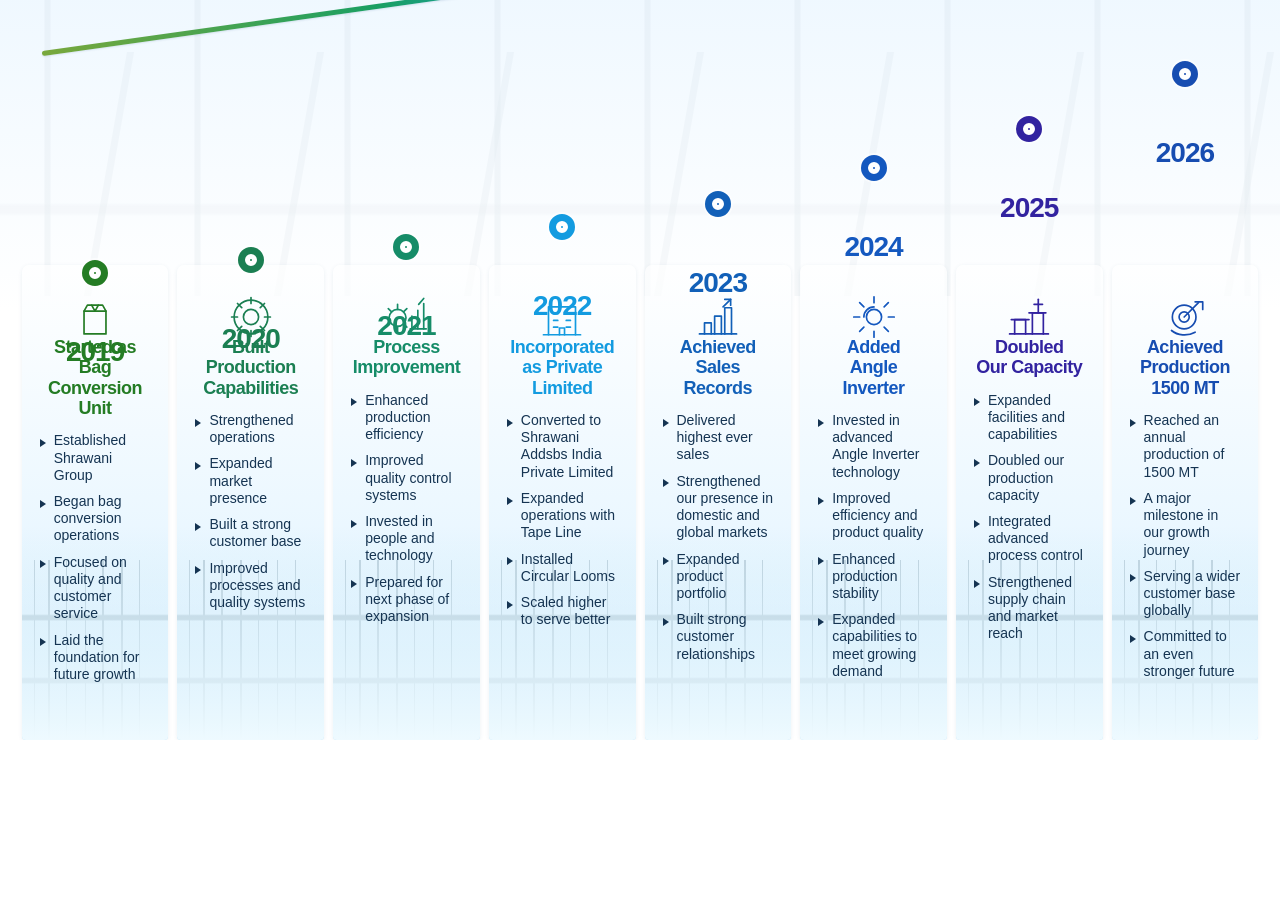
<file: q.html>
<!DOCTYPE html>
<html lang="en">
<head>
<meta charset="UTF-8">
<meta name="viewport" content="width=device-width, initial-scale=1.0">
<title>Shrawani Addsbs India Pvt. Ltd. | Our Journey</title>

<style>
*{box-sizing:border-box}
html,body{margin:0;padding:0}
body{
  font-family:Arial,Helvetica,sans-serif;
  background:#fff;
  color:#102d54;
}
.journey{
  position:relative;
  width:100%;
  min-height:740px;
  overflow:hidden;
  padding:0 1.7vw 0;
  background:
    linear-gradient(180deg,rgba(239,248,255,.98) 0%,rgba(255,255,255,.96) 42%,#fff 100%);
}

/* CSS-only industrial background */
.factory-bg{
  position:absolute;
  inset:0;
  opacity:.10;
  pointer-events:none;
  overflow:hidden;
}
.factory-bg:before{
  content:"";
  position:absolute;
  left:-2%;
  top:-5%;
  width:104%;
  height:45%;
  background:
    repeating-linear-gradient(90deg,
      transparent 0 70px,
      rgba(50,91,125,.38) 71px 76px,
      transparent 77px 150px),
    linear-gradient(180deg,transparent 0 72%,rgba(70,100,120,.25) 73% 75%,transparent 76%);
}
.factory-bg:after{
  content:"";
  position:absolute;
  left:0;right:0;top:7%;
  height:33%;
  background:
    repeating-linear-gradient(90deg,
      transparent 0 105px,
      rgba(54,88,112,.32) 106px 112px,
      transparent 113px 190px);
  transform:skewX(-10deg);
}

.timeline{
  position:relative;
  z-index:2;
  width:100%;
  max-width:1740px;
  margin:auto;
  padding-top:10px;
}

/* Continuous rising journey line */
.journey-line{
  position:absolute;
  z-index:1;
  left:1.6%;
  right:0.8%;
  top:51px;
  height:5px;
  background:linear-gradient(90deg,#79a83c 0%,#1a9f63 28%,#159be8 52%,#243ca7 78%,#1552bd 100%);
  border-radius:100px;
  transform:rotate(-8deg);
  transform-origin:left center;
  box-shadow:0 1px 2px rgba(0,60,120,.12);
}
.journey-line:after{
  content:"";
  position:absolute;
  right:-2px;
  top:-11px;
  border-left:30px solid #1851b8;
  border-top:13px solid transparent;
  border-bottom:13px solid transparent;
}

.years{
  position:relative;
  display:grid;
  grid-template-columns:repeat(8,1fr);
  gap:9px;
  align-items:end;
}

/* Each column */
.milestone{
  position:relative;
  height:730px;
  display:flex;
  flex-direction:column;
  justify-content:flex-end;
  padding-bottom:0;
}

/* Rising connector point */
.point{
  position:absolute;
  z-index:5;
  top:calc(38px - var(--rise));
  left:50%;
  width:26px;
  height:26px;
  transform:translate(-50%,-50%);
  border:7px solid var(--accent);
  border-radius:50%;
  background:#fff;
  box-shadow:0 0 0 2px rgba(255,255,255,.5);
}
.point:after{
  content:"";
  position:absolute;
  inset:5px;
  background:var(--accent);
  border-radius:50%;
}

.year{
  position:absolute;
  z-index:6;
  top:calc(76px - var(--rise));
  left:50%;
  transform:translateX(-50%);
  color:var(--accent);
  font-size:28px;
  line-height:1;
  font-weight:800;
  letter-spacing:-1px;
}

/* Card */
.card{
  position:relative;
  z-index:3;
  height:475px;
  margin-top:auto;
  border-radius:7px 7px 4px 4px;
  padding:72px 18px 22px;
  overflow:hidden;
  background:
    linear-gradient(180deg,
      rgba(255,255,255,.68),
      rgba(229,245,255,.78) 55%,
      rgba(177,221,247,.92));
  box-shadow:0 1px 4px rgba(30,80,120,.08);
}

/* Subtle bottom "factory/photo" made from CSS */
.card:before{
  content:"";
  position:absolute;
  left:0;right:0;bottom:0;
  height:38%;
  opacity:.22;
  background:
    linear-gradient(90deg,transparent 0 8%,#244d66 8% 9%,transparent 9% 18%,#244d66 18% 19%,transparent 19% 30%,#244d66 30% 31%,transparent 31% 43%,#244d66 43% 44%,transparent 44% 55%,#244d66 55% 56%,transparent 56% 68%,#244d66 68% 69%,transparent 69% 80%,#244d66 80% 81%,transparent 81%),
    linear-gradient(180deg,transparent 0 30%,#244d66 31% 33%,transparent 34% 65%,#244d66 66% 68%,transparent 69%);
}
.card:after{
  content:"";
  position:absolute;
  left:0;right:0;bottom:0;
  height:44%;
  background:linear-gradient(180deg,transparent,#eefaff);
  pointer-events:none;
}

.icon{
  position:absolute;
  top:25px;
  left:50%;
  transform:translateX(-50%);
  width:54px;
  height:54px;
  color:var(--accent);
}
.icon svg{
  width:100%;
  height:100%;
  fill:none;
  stroke:currentColor;
  stroke-width:2;
  stroke-linecap:round;
  stroke-linejoin:round;
}

.card h2{
  position:relative;
  z-index:2;
  margin:0 0 14px;
  text-align:center;
  color:var(--accent);
  font-size:18px;
  line-height:1.13;
  font-weight:800;
  letter-spacing:-.5px;
}
.card ul{
  position:relative;
  z-index:2;
  list-style:none;
  padding:0;
  margin:0;
}
.card li{
  position:relative;
  margin:0 0 9px;
  padding-left:14px;
  color:#153452;
  font-size:14px;
  line-height:1.23;
}
.card li:before{
  content:"";
  position:absolute;
  left:0;
  top:.48em;
  width:0;
  height:0;
  border-left:6px solid #153452;
  border-top:4px solid transparent;
  border-bottom:4px solid transparent;
}

/* Accents matching the artwork's progression */
.m2019{--accent:#247c24;--rise:0px}
.m2020{--accent:#1b7f52;--rise:0px}
.m2021{--accent:#168c68;--rise:0px}
.m2022{--accent:#139be0;--rise:0px}
.m2023{--accent:#1260b8;--rise:0px}
.m2024{--accent:#1458bf;--rise:0px}
.m2025{--accent:#3223a0;--rise:0px}
.m2026{--accent:#174db1;--rise:0px}

/* Position the points/year independently to reproduce the rising line */
.m2019 .point,.m2019 .year{top:263px}
.m2020 .point,.m2020 .year{top:250px}
.m2021 .point,.m2021 .year{top:237px}
.m2022 .point,.m2022 .year{top:217px}
.m2023 .point,.m2023 .year{top:194px}
.m2024 .point,.m2024 .year{top:158px}
.m2025 .point,.m2025 .year{top:119px}
.m2026 .point,.m2026 .year{top:64px}

.m2019 .year,.m2020 .year,.m2021 .year,.m2022 .year,.m2023 .year,.m2024 .year,.m2025 .year,.m2026 .year{
  margin-top:35px;
}

/* Keep year immediately below each point */
.milestone .year{transform:translate(-50%,30px)}

/* Responsive */
@media(max-width:1200px){
  .journey{overflow-x:auto;padding:0 15px}
  .timeline{min-width:1200px}
}
@media(max-width:700px){
  .journey{padding:20px 10px}
  .timeline{min-width:1120px}
}
</style>
</head>

<body>

<section class="journey" aria-label="Shrawani Addsbs India Private Limited journey from 2019 to 2026">

  <div class="factory-bg"></div>

  <div class="timeline">
    <div class="journey-line"></div>

    <div class="years">

      <!-- 2019 -->
      <article class="milestone m2019">
        <div class="point"></div>
        <div class="year">2019</div>

        <div class="card">
          <div class="icon">
            <svg viewBox="0 0 64 64">
              <path d="M23 18h18l4 7v27H19V25l4-7Z"/>
              <path d="M19 25h26"/>
              <path d="M28 18l4 7 4-7"/>
            </svg>
          </div>
          <h2>Started as<br>Bag Conversion Unit</h2>
          <ul>
            <li>Established Shrawani Group</li>
            <li>Began bag conversion operations</li>
            <li>Focused on quality and customer service</li>
            <li>Laid the foundation for future growth</li>
          </ul>
        </div>
      </article>

      <!-- 2020 -->
      <article class="milestone m2020">
        <div class="point"></div>
        <div class="year">2020</div>

        <div class="card">
          <div class="icon">
            <svg viewBox="0 0 64 64">
              <circle cx="32" cy="32" r="9"/>
              <path d="M32 9v7M32 48v7M9 32h7M48 32h7"/>
              <path d="m16 16 5 5m22 22 5 5M48 16l-5 5M21 43l-5 5"/>
              <circle cx="32" cy="32" r="20"/>
            </svg>
          </div>
          <h2>Built<br>Production Capabilities</h2>
          <ul>
            <li>Strengthened operations</li>
            <li>Expanded market presence</li>
            <li>Built a strong customer base</li>
            <li>Improved processes and quality systems</li>
          </ul>
        </div>
      </article>

      <!-- 2021 -->
      <article class="milestone m2021">
        <div class="point"></div>
        <div class="year">2021</div>

        <div class="card">
          <div class="icon">
            <svg viewBox="0 0 64 64">
              <circle cx="22" cy="33" r="10"/>
              <path d="M22 17v6M22 43v6M6 33h6M38 33h6"/>
              <path d="m11 22 4 4m14 14 4 4M33 22l-4 4"/>
              <path d="M39 46V31M46 46V24M53 46V16"/>
              <path d="M37 46h19"/>
              <path d="m47 17 6-7"/>
            </svg>
          </div>
          <h2>Process<br>Improvement</h2>
          <ul>
            <li>Enhanced production efficiency</li>
            <li>Improved quality control systems</li>
            <li>Invested in people and technology</li>
            <li>Prepared for next phase of expansion</li>
          </ul>
        </div>
      </article>

      <!-- 2022 -->
      <article class="milestone m2022">
        <div class="point"></div>
        <div class="year">2022</div>

        <div class="card">
          <div class="icon">
            <svg viewBox="0 0 64 64">
              <path d="M16 53V20h32v33"/>
              <path d="M22 28h5M37 28h5M22 36h5M37 36h5M22 44h5M37 44h5"/>
              <path d="M10 53h44"/>
              <path d="M29 53V45h6v8"/>
            </svg>
          </div>
          <h2>Incorporated<br>as Private Limited</h2>
          <ul>
            <li>Converted to Shrawani Addsbs India Private Limited</li>
            <li>Expanded operations with Tape Line</li>
            <li>Installed Circular Looms</li>
            <li>Scaled higher to serve better</li>
          </ul>
        </div>
      </article>

      <!-- 2023 -->
      <article class="milestone m2023">
        <div class="point"></div>
        <div class="year">2023</div>

        <div class="card">
          <div class="icon">
            <svg viewBox="0 0 64 64">
              <path d="M10 52h44"/>
              <path d="M16 52V39h8v13M28 52V31h8v21M40 52V21h8v31"/>
              <path d="m38 20 9-9"/>
              <path d="M40 11h7v7"/>
            </svg>
          </div>
          <h2>Achieved<br>Sales Records</h2>
          <ul>
            <li>Delivered highest ever sales</li>
            <li>Strengthened our presence in domestic and global markets</li>
            <li>Expanded product portfolio</li>
            <li>Built strong customer relationships</li>
          </ul>
        </div>
      </article>

      <!-- 2024 -->
      <article class="milestone m2024">
        <div class="point"></div>
        <div class="year">2024</div>

        <div class="card">
          <div class="icon">
            <svg viewBox="0 0 64 64">
              <circle cx="32" cy="32" r="9"/>
              <path d="M32 8v7M32 49v7M8 32h7M49 32h7"/>
              <path d="m15 15 5 5m24 24 5 5M49 15l-5 5M20 44l-5 5"/>
              <path d="M20 32a12 12 0 0 1 12-12"/>
            </svg>
          </div>
          <h2>Added<br>Angle Inverter</h2>
          <ul>
            <li>Invested in advanced Angle Inverter technology</li>
            <li>Improved efficiency and product quality</li>
            <li>Enhanced production stability</li>
            <li>Expanded capabilities to meet growing demand</li>
          </ul>
        </div>
      </article>

      <!-- 2025 -->
      <article class="milestone m2025">
        <div class="point"></div>
        <div class="year">2025</div>

        <div class="card">
          <div class="icon">
            <svg viewBox="0 0 64 64">
              <path d="M9 52h46"/>
              <path d="M15 52V35h13v17M36 52V27h13v25"/>
              <path d="M11 35h21M32 27h20"/>
              <path d="M43 27V17"/>
              <path d="M38 17h10"/>
              <path d="M43 11v6"/>
            </svg>
          </div>
          <h2>Doubled<br>Our Capacity</h2>
          <ul>
            <li>Expanded facilities and capabilities</li>
            <li>Doubled our production capacity</li>
            <li>Integrated advanced process control</li>
            <li>Strengthened supply chain and market reach</li>
          </ul>
        </div>
      </article>

      <!-- 2026 -->
      <article class="milestone m2026">
        <div class="point"></div>
        <div class="year">2026</div>

        <div class="card">
          <div class="icon">
            <svg viewBox="0 0 64 64">
              <circle cx="31" cy="32" r="14"/>
              <circle cx="31" cy="32" r="6"/>
              <path d="M31 32l17-17"/>
              <path d="M44 14h9v9"/>
              <path d="M16 48c7 6 19 7 28 2"/>
            </svg>
          </div>
          <h2>Achieved<br>Production 1500 MT</h2>
          <ul>
            <li>Reached an annual production of 1500 MT</li>
            <li>A major milestone in our growth journey</li>
            <li>Serving a wider customer base globally</li>
            <li>Committed to an even stronger future</li>
          </ul>
        </div>
      </article>

    </div>
  </div>
</section>

<script>
/* Small entrance animation; all content remains HTML/CSS. */
document.addEventListener("DOMContentLoaded", () => {
  const items = document.querySelectorAll(".milestone");

  const observer = new IntersectionObserver((entries) => {
    entries.forEach(entry => {
      if (entry.isIntersecting) {
        entry.target.classList.add("is-visible");
        observer.unobserve(entry.target);
      }
    });
  }, {threshold:.08});

  items.forEach((item, index) => {
    item.style.transitionDelay = `${index * 70}ms`;
    observer.observe(item);
  });
});
</script>

<style>
.milestone{
  opacity:0;
  transform:translateY(28px);
  transition:opacity .7s ease,transform .8s cubic-bezier(.22,1,.36,1);
}
.milestone.is-visible{
  opacity:1;
  transform:translateY(0);
}
</style>

</body>
</html>
</file>
